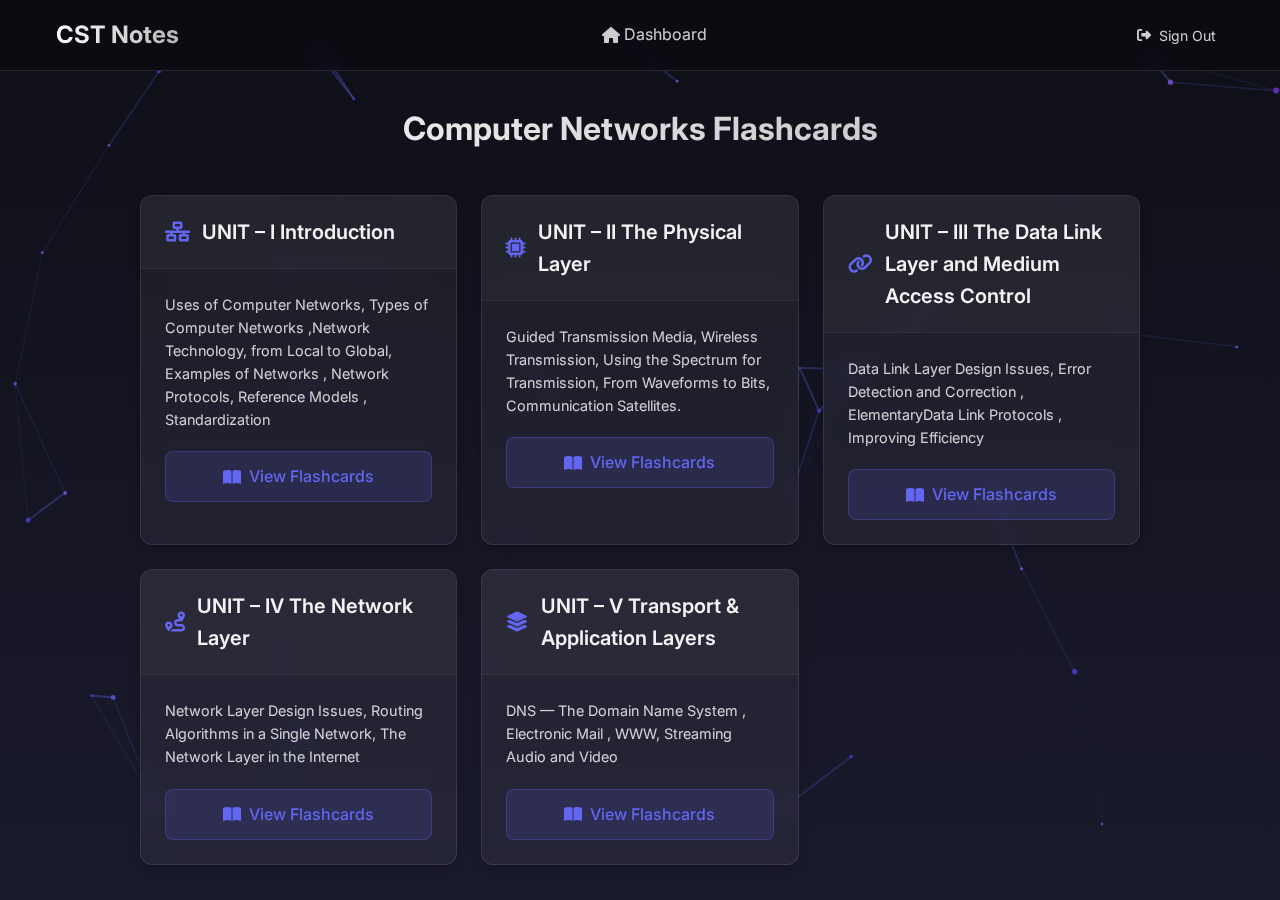
<file: public/networks-flashcards.html>
<!DOCTYPE html>
<html lang="en">
<head>
    <meta charset="UTF-8">
    <meta name="viewport" content="width=device-width, initial-scale=1.0">
    <title>Computer Networks Flashcards</title>
    <link rel="stylesheet" href="https://cdnjs.cloudflare.com/ajax/libs/font-awesome/6.4.2/css/all.min.css">
    <link rel="stylesheet" href="https://fonts.googleapis.com/css2?family=Inter:wght@300;400;500;600;700&display=swap">
    <style>
        :root {
            --accent-color: #6366f1;
            --accent-hover: #4f46e5;
            --secondary-color: #9333ea;
            --highlight-color: #06b6d4;
            --bg-gradient: linear-gradient(to bottom, #0f0f17, #1a1a2e);
            --card-bg: rgba(255, 255, 255, 0.05);
            --border-color: rgba(255, 255, 255, 0.1);
            --text-primary: rgba(255, 255, 255, 0.95);
            --text-secondary: rgba(255, 255, 255, 0.8);
            --text-muted: rgba(255, 255, 255, 0.6);
            --shadow: 0 4px 12px -2px rgba(0, 0, 0, 0.3);
            --transition: all 0.3s ease;
        }

        * {
            margin: 0;
            padding: 0;
            box-sizing: border-box;
            font-family: 'Inter', system-ui, sans-serif;
        }

        body {
            background: var(--bg-gradient);
            color: var(--text-primary);
            min-height: 100vh;
            line-height: 1.6;
        }

        .wrapper {
            position: relative;
            min-height: 100vh;
            overflow-x: hidden;
        }

        /* Header Styles */
        header {
            border-bottom: 1px solid var(--border-color);
            backdrop-filter: blur(10px);
            background-color: rgba(0, 0, 0, 0.3);
            position: sticky;
            top: 0;
            z-index: 10;
        }

        .header-content {
            max-width: 1200px;
            margin: 0 auto;
            padding: 1rem;
            display: flex;
            justify-content: space-between;
            align-items: center;
        }

        .logo {
            font-size: 1.5rem;
            font-weight: 700;
            background: linear-gradient(to right, #fff, rgba(255, 255, 255, 0.7));
            -webkit-background-clip: text;
            background-clip: text;
            color: transparent;
        }

        .nav-links {
            display: flex;
            gap: 1rem;
        }

        .nav-link {
            color: var(--text-secondary);
            text-decoration: none;
            transition: var(--transition);
            display: flex;
            align-items: center;
            gap: 0.25rem;
        }

        .nav-link:hover {
            color: var(--text-primary);
        }

        .logout-btn {
            display: flex;
            align-items: center;
            gap: 0.5rem;
            background: transparent;
            border: none;
            color: var(--text-secondary);
            font-size: 0.875rem;
            padding: 0.5rem;
            cursor: pointer;
            transition: var(--transition);
        }

        .logout-btn:hover {
            color: var(--text-primary);
        }

        /* Main Container */
        main {
            max-width: 1200px;
            margin: 0 auto;
            padding: 2rem 1rem;
        }

        .page-title {
            font-size: 2rem;
            font-weight: 700;
            text-align: center;
            margin-bottom: 2.5rem;
            background: linear-gradient(to right, #fff, rgba(255, 255, 255, 0.7));
            -webkit-background-clip: text;
            background-clip: text;
            color: transparent;
        }

        /* Units Grid */
        .units-grid {
            display: grid;
            grid-template-columns: repeat(auto-fit, minmax(300px, 1fr));
            gap: 1.5rem;
            max-width: 1000px;
            margin: 0 auto;
        }

        .unit-card {
            background: var(--card-bg);
            border: 1px solid var(--border-color);
            border-radius: 0.75rem;
            box-shadow: var(--shadow);
            backdrop-filter: blur(10px);
            overflow: hidden;
            transition: var(--transition);
        }

        .unit-card:hover {
            transform: translateY(-5px);
            box-shadow: 0 8px 20px -4px rgba(0, 0, 0, 0.4);
        }

        .unit-header {
            padding: 1.25rem 1.5rem;
            border-bottom: 1px solid rgba(255, 255, 255, 0.05);
            background: rgba(255, 255, 255, 0.03);
        }

        .unit-title {
            font-size: 1.25rem;
            font-weight: 600;
            display: flex;
            align-items: center;
            gap: 0.75rem;
        }

        .unit-title i {
            color: var(--accent-color);
        }

        .unit-content {
            padding: 1.5rem;
        }

        .unit-description {
            margin-bottom: 1.25rem;
            color: var(--text-secondary);
            font-size: 0.9rem;
        }

        .view-unit-btn {
            display: inline-flex;
            align-items: center;
            gap: 0.5rem;
            padding: 0.75rem 1.25rem;
            background: rgba(99, 102, 241, 0.15);
            color: var(--accent-color);
            border: 1px solid rgba(99, 102, 241, 0.3);
            border-radius: 0.5rem;
            font-weight: 500;
            text-decoration: none;
            transition: var(--transition);
            width: 100%;
            justify-content: center;
        }

        .view-unit-btn:hover {
            background: rgba(99, 102, 241, 0.25);
            border-color: rgba(99, 102, 241, 0.5);
            color: var(--accent-hover);
        }

        /* Animation for background effect */
        .animated-bg {
            position: absolute;
            top: 0;
            left: 0;
            width: 100%;
            height: 100%;
            z-index: -1;
            overflow: hidden;
        }

        .animated-bg canvas {
            position: absolute;
            top: 0;
            left: 0;
            width: 100%;
            height: 100%;
        }

        /* Responsive adjustments */
        @media (max-width: 768px) {
            .units-grid {
                grid-template-columns: 1fr;
            }
            
            .nav-links {
                display: none;
            }
        }
    </style>
</head>
<body>
    <div class="wrapper">
        <div class="animated-bg">
            <canvas id="particleCanvas"></canvas>
        </div>

        <header>
            <div class="header-content">
                <h1 class="logo">CST Notes</h1>
                <div class="nav-links">
                    <a href="dashboard.html" class="nav-link">
                        <i class="fas fa-home"></i>
                        <span>Dashboard</span>
                    </a>
                </div>
                <button class="logout-btn" onclick="alert('Signing out...')">
                    <i class="fas fa-sign-out-alt"></i>
                    <span>Sign Out</span>
                </button>
            </div>
        </header>

        <main>
            <h2 class="page-title">Computer Networks Flashcards</h2>

            <div class="units-grid">
                <!-- Unit 1 -->
                <div class="unit-card">
                    <div class="unit-header">
                        <div class="unit-title">
                            <i class="fas fa-network-wired"></i>
                            <span>UNIT – I Introduction</span>
                        </div>
                    </div>
                    <div class="unit-content">
                        <p class="unit-description">
                            Uses of Computer Networks, Types of Computer Networks ,Network Technology, from Local to Global,
Examples of Networks , Network Protocols, Reference Models , Standardization
                        </p>
                        <a href="unit1-networks.html" class="view-unit-btn">
                            <i class="fas fa-book-open"></i>
                            <span>View Flashcards</span>
                        </a>
                    </div>
                </div>
                
                <!-- Unit 2 -->
                <div class="unit-card">
                    <div class="unit-header">
                        <div class="unit-title">
                            <i class="fas fa-microchip"></i>
                            <span>UNIT – II The Physical Layer</span>
                        </div>
                    </div>
                    <div class="unit-content">
                        <p class="unit-description">
                            Guided Transmission Media, Wireless Transmission, Using the Spectrum for Transmission, From
Waveforms to Bits, Communication Satellites.
                        </p>
                        <a href="unit2-networks.html" class="view-unit-btn">
                            <i class="fas fa-book-open"></i>
                            <span>View Flashcards</span>
                        </a>
                    </div>
                </div>
                
                <!-- Unit 3 -->
                <div class="unit-card">
                    <div class="unit-header">
                        <div class="unit-title">
                            <i class="fas fa-link"></i>
                            <span>UNIT – III The Data Link Layer and Medium Access Control</span>
                        </div>
                    </div>
                    <div class="unit-content">
                        <p class="unit-description">
                            Data Link Layer Design Issues, Error Detection and Correction , ElementaryData Link Protocols , Improving
Efficiency
                        </p>
                        <a href="unit3-networks.html" class="view-unit-btn">
                            <i class="fas fa-book-open"></i>
                            <span>View Flashcards</span>
                        </a>
                    </div>
                </div>
                
                <!-- Unit 4 -->
                <div class="unit-card">
                    <div class="unit-header">
                        <div class="unit-title">
                            <i class="fas fa-route"></i>
                            <span>UNIT – IV The Network Layer</span>
                        </div>
                    </div>
                    <div class="unit-content">
                        <p class="unit-description">
                            Network Layer Design Issues, Routing Algorithms in a Single Network, The Network Layer in the Internet
                        </p>
                        <a href="unit4-networks.html" class="view-unit-btn">
                            <i class="fas fa-book-open"></i>
                            <span>View Flashcards</span>
                        </a>
                    </div>
                </div>
                
                <!-- Unit 5 -->
                <div class="unit-card">
                    <div class="unit-header">
                        <div class="unit-title">
                            <i class="fas fa-layer-group"></i>
                            <span>UNIT – V Transport & Application Layers</span>
                        </div>
                    </div>
                    <div class="unit-content">
                        <p class="unit-description">
                            DNS — The Domain Name System , Electronic Mail , WWW, Streaming Audio and Video
                        </p>
                        <a href="unit5-networks.html" class="view-unit-btn">
                            <i class="fas fa-book-open"></i>
                            <span>View Flashcards</span>
                        </a>
                    </div>
                </div>
            </div>
        </main>
    </div>

    <script>
        // Particle animation for the background
        document.addEventListener('DOMContentLoaded', function() {
            const canvas = document.getElementById('particleCanvas');
            const ctx = canvas.getContext('2d');
            
            // Set canvas dimensions
            function setCanvasDimensions() {
                canvas.width = window.innerWidth;
                canvas.height = window.innerHeight;
            }
            
            setCanvasDimensions();
            window.addEventListener('resize', setCanvasDimensions);
            
            // Create particles
            const particles = [];
            const particleCount = Math.min(50, Math.floor(window.innerWidth / 30));
            
            // Define colors
            const colors = [
                'rgba(99, 102, 241, 0.7)',  // Indigo
                'rgba(139, 92, 246, 0.7)',  // Violet
                'rgba(79, 70, 229, 0.7)',   // Indigo darker
                'rgba(67, 56, 202, 0.7)',   // Indigo darkest
                'rgba(124, 58, 237, 0.7)',  // Violet darker
            ];
            
            // Initialize particles
            for (let i = 0; i < particleCount; i++) {
                particles.push({
                    x: Math.random() * canvas.width,
                    y: Math.random() * canvas.height,
                    vx: (Math.random() - 0.5) * 0.5,
                    vy: (Math.random() - 0.5) * 0.5,
                    size: Math.random() * 2 + 1,
                    color: colors[Math.floor(Math.random() * colors.length)],
                    connections: []
                });
            }
            
            // Animation function
            function animate() {
                ctx.clearRect(0, 0, canvas.width, canvas.height);
                
                // Update and draw particles
                for (let i = 0; i < particles.length; i++) {
                    const particle = particles[i];
                    
                    // Update position
                    particle.x += particle.vx;
                    particle.y += particle.vy;
                    
                    // Bounce off edges
                    if (particle.x < 0 || particle.x > canvas.width) particle.vx *= -1;
                    if (particle.y < 0 || particle.y > canvas.height) particle.vy *= -1;
                    
                    // Draw particle
                    ctx.beginPath();
                    ctx.arc(particle.x, particle.y, particle.size, 0, Math.PI * 2);
                    ctx.fillStyle = particle.color;
                    ctx.fill();
                    
                    // Draw connections
                    particle.connections = [];
                    for (let j = i + 1; j < particles.length; j++) {
                        const otherParticle = particles[j];
                        const dx = particle.x - otherParticle.x;
                        const dy = particle.y - otherParticle.y;
                        const distance = Math.sqrt(dx * dx + dy * dy);
                        
                        const maxDistance = Math.min(200, canvas.width / 6);
                        if (distance < maxDistance) {
                            particle.connections.push(j);
                            
                            // Draw connection
                            ctx.beginPath();
                            ctx.moveTo(particle.x, particle.y);
                            ctx.lineTo(otherParticle.x, otherParticle.y);
                            const opacity = 1 - (distance / maxDistance);
                            ctx.strokeStyle = `rgba(99, 102, 241, ${opacity * 0.4})`;
                            ctx.lineWidth = Math.min(2, opacity * 3);
                            ctx.stroke();
                        }
                    }
                }
                
                requestAnimationFrame(animate);
            }
            
            animate();
        });
    </script>
</body>
</html>
</file>
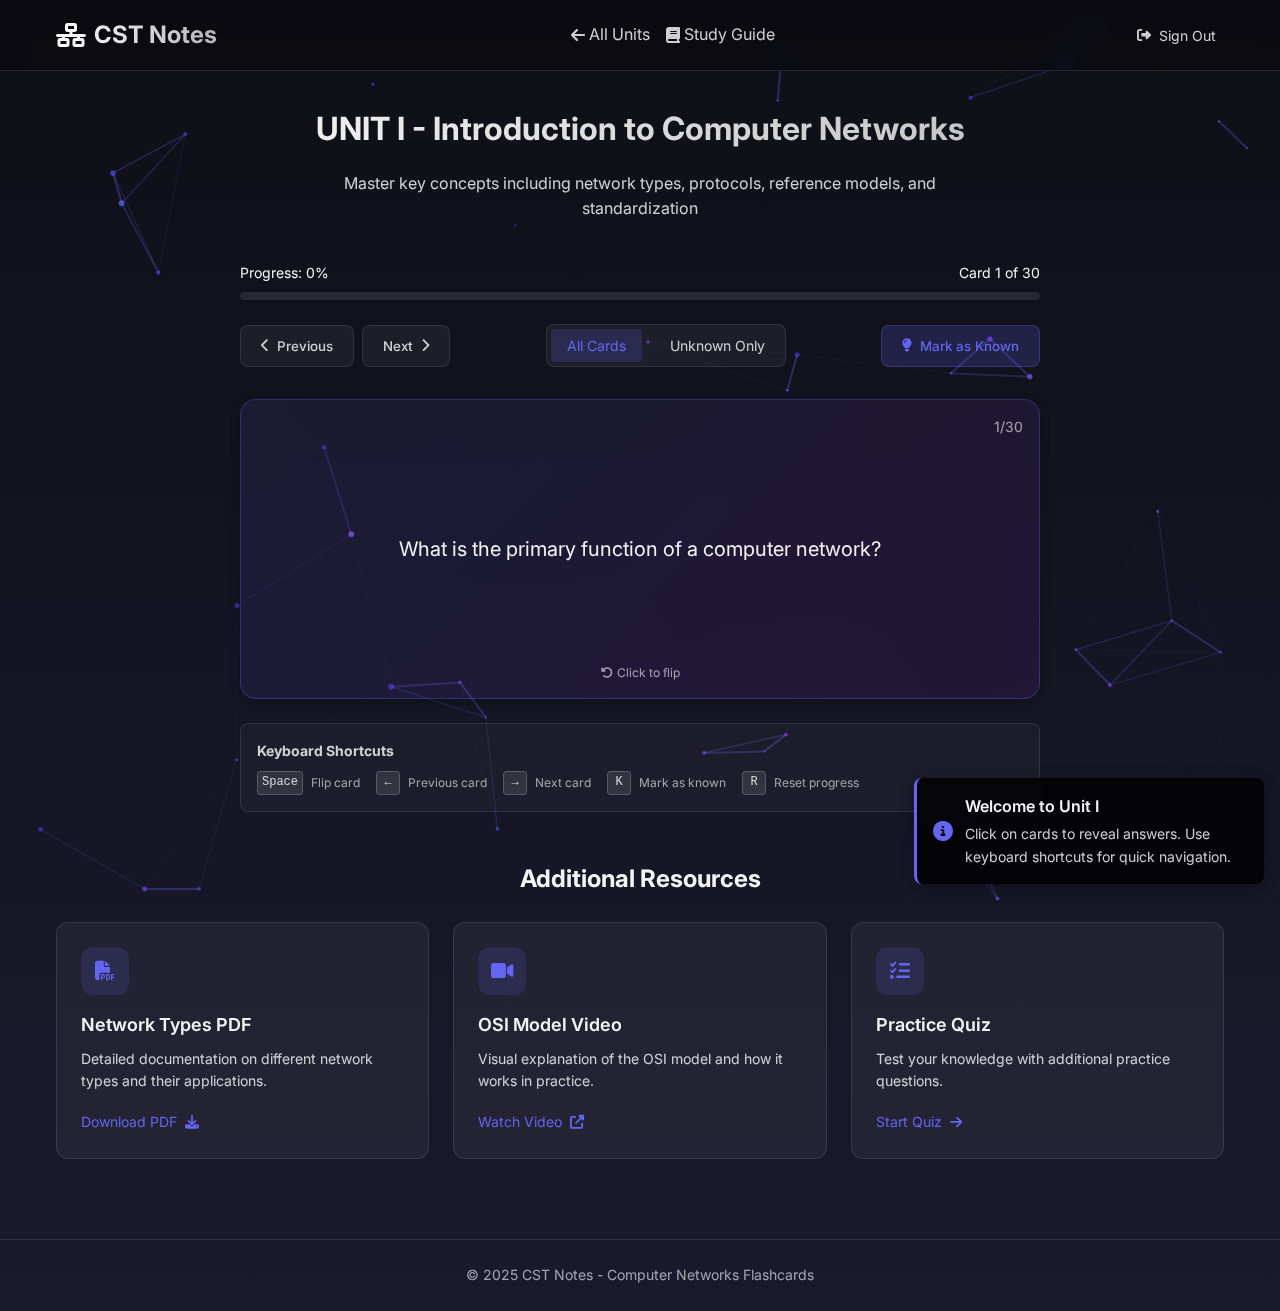
<file: public/unit1-networks.html>
<!DOCTYPE html>
<html lang="en">
<head>
    <meta charset="UTF-8">
    <meta name="viewport" content="width=device-width, initial-scale=1.0">
    <title>Unit I - Introduction to Computer Networks</title>
    <link rel="stylesheet" href="https://cdnjs.cloudflare.com/ajax/libs/font-awesome/6.4.2/css/all.min.css">
    <link rel="stylesheet" href="https://fonts.googleapis.com/css2?family=Inter:wght@300;400;500;600;700&display=swap">
    <style>
        :root {
            --accent-color: #6366f1;
            --accent-hover: #4f46e5;
            --secondary-color: #9333ea;
            --highlight-color: #06b6d4;
            --bg-gradient: linear-gradient(to bottom, #0f0f17, #1a1a2e);
            --card-bg: rgba(255, 255, 255, 0.05);
            --border-color: rgba(255, 255, 255, 0.1);
            --text-primary: rgba(255, 255, 255, 0.95);
            --text-secondary: rgba(255, 255, 255, 0.8);
            --text-muted: rgba(255, 255, 255, 0.6);
            --shadow: 0 4px 12px -2px rgba(0, 0, 0, 0.3);
            --transition: all 0.3s ease;
        }

        * {
            margin: 0;
            padding: 0;
            box-sizing: border-box;
            font-family: 'Inter', system-ui, sans-serif;
        }

        body {
            background: var(--bg-gradient);
            color: var(--text-primary);
            min-height: 100vh;
            line-height: 1.6;
        }

        .wrapper {
            position: relative;
            min-height: 100vh;
            overflow-x: hidden;
        }

        /* Header Styles */
        header {
            border-bottom: 1px solid var(--border-color);
            backdrop-filter: blur(10px);
            background-color: rgba(0, 0, 0, 0.3);
            position: sticky;
            top: 0;
            z-index: 10;
        }

        .header-content {
            max-width: 1200px;
            margin: 0 auto;
            padding: 1rem;
            display: flex;
            justify-content: space-between;
            align-items: center;
        }

        .logo {
            font-size: 1.5rem;
            font-weight: 700;
            background: linear-gradient(to right, #fff, rgba(255, 255, 255, 0.7));
            -webkit-background-clip: text;
            background-clip: text;
            color: transparent;
            display: flex;
            align-items: center;
            gap: 0.5rem;
        }

        .nav-links {
            display: flex;
            gap: 1rem;
        }

        .nav-link {
            color: var(--text-secondary);
            text-decoration: none;
            transition: var(--transition);
            display: flex;
            align-items: center;
            gap: 0.25rem;
        }

        .nav-link:hover {
            color: var(--text-primary);
        }

        .logout-btn {
            display: flex;
            align-items: center;
            gap: 0.5rem;
            background: transparent;
            border: none;
            color: var(--text-secondary);
            font-size: 0.875rem;
            padding: 0.5rem;
            cursor: pointer;
            transition: var(--transition);
        }

        .logout-btn:hover {
            color: var(--text-primary);
        }

        /* Main Container */
        main {
            max-width: 1200px;
            margin: 0 auto;
            padding: 2rem 1rem;
            position: relative;
            z-index: 1;
        }

        .page-title {
            font-size: 2rem;
            font-weight: 700;
            text-align: center;
            margin-bottom: 1rem;
            background: linear-gradient(to right, #fff, rgba(255, 255, 255, 0.7));
            -webkit-background-clip: text;
            background-clip: text;
            color: transparent;
        }

        .page-subtitle {
            text-align: center;
            color: var(--text-secondary);
            margin-bottom: 2.5rem;
            max-width: 600px;
            margin-left: auto;
            margin-right: auto;
        }

        /* Flashcard Styles */
        .flashcard-container {
            max-width: 800px;
            margin: 0 auto 3rem;
        }

        .card-wrapper {
            perspective: 1000px;
            min-height: 300px;
            position: relative;
            margin-bottom: 1.5rem;
        }

        .flashcard {
            position: relative;
            width: 100%;
            height: 100%;
            min-height: 300px;
            transform-style: preserve-3d;
            transition: transform 0.6s;
            cursor: pointer;
            background: transparent;
        }

        .flashcard.flipped {
            transform: rotateY(180deg);
        }

        .card-front, .card-back {
            position: absolute;
            width: 100%;
            height: 100%;
            backface-visibility: hidden;
            border-radius: 1rem;
            padding: 2rem;
            display: flex;
            flex-direction: column;
            justify-content: center;
            align-items: center;
            text-align: center;
            box-shadow: var(--shadow);
        }

        .card-front {
            background: linear-gradient(135deg, rgba(99, 102, 241, 0.1), rgba(147, 51, 234, 0.1));
            border: 1px solid rgba(99, 102, 241, 0.3);
        }

        .card-back {
            background: linear-gradient(135deg, rgba(147, 51, 234, 0.1), rgba(99, 102, 241, 0.1));
            border: 1px solid rgba(147, 51, 234, 0.3);
            transform: rotateY(180deg);
        }

        .card-number {
            position: absolute;
            top: 1rem;
            right: 1rem;
            font-size: 0.875rem;
            color: var(--text-muted);
        }

        .card-hint {
            position: absolute;
            bottom: 1rem;
            font-size: 0.75rem;
            color: var(--text-muted);
            display: flex;
            align-items: center;
            gap: 0.25rem;
        }

        .question, .answer {
            font-size: 1.25rem;
            line-height: 1.6;
            max-width: 90%;
        }

        .answer {
            color: var(--highlight-color);
            font-weight: 500;
        }

        /* Controls */
        .controls {
            display: flex;
            justify-content: space-between;
            align-items: center;
            flex-wrap: wrap;
            gap: 1rem;
            margin-bottom: 2rem;
        }

        .nav-buttons {
            display: flex;
            gap: 0.5rem;
        }

        .btn {
            display: inline-flex;
            align-items: center;
            justify-content: center;
            gap: 0.5rem;
            padding: 0.75rem 1.25rem;
            background: rgba(255, 255, 255, 0.05);
            color: var(--text-secondary);
            border: 1px solid rgba(255, 255, 255, 0.1);
            border-radius: 0.5rem;
            font-weight: 500;
            cursor: pointer;
            transition: var(--transition);
        }

        .btn:hover {
            background: rgba(255, 255, 255, 0.1);
            color: var(--text-primary);
        }

        .btn-primary {
            background: rgba(99, 102, 241, 0.2);
            color: var(--accent-color);
            border-color: rgba(99, 102, 241, 0.3);
        }

        .btn-primary:hover {
            background: rgba(99, 102, 241, 0.3);
            color: var(--accent-color);
        }

        .btn-success {
            background: rgba(16, 185, 129, 0.2);
            color: rgb(16, 185, 129);
            border-color: rgba(16, 185, 129, 0.3);
        }

        .btn-success:hover {
            background: rgba(16, 185, 129, 0.3);
            color: rgb(16, 185, 129);
        }

        .progress-container {
            margin-bottom: 1.5rem;
        }

        .progress-info {
            display: flex;
            justify-content: space-between;
            margin-bottom: 0.5rem;
            font-size: 0.875rem;
        }

        .progress-bar {
            height: 0.5rem;
            background: rgba(255, 255, 255, 0.1);
            border-radius: 1rem;
            overflow: hidden;
        }

        .progress-fill {
            height: 100%;
            background: linear-gradient(to right, var(--accent-color), var(--secondary-color));
            border-radius: 1rem;
            transition: width 0.3s ease;
        }

        /* Mode Toggle */
        .mode-toggle {
            display: flex;
            gap: 0.75rem;
            padding: 0.25rem;
            background: rgba(255, 255, 255, 0.05);
            border-radius: 0.5rem;
            border: 1px solid rgba(255, 255, 255, 0.1);
        }

        .mode-btn {
            padding: 0.5rem 1rem;
            border-radius: 0.25rem;
            font-size: 0.875rem;
            cursor: pointer;
            transition: var(--transition);
            background: transparent;
            border: none;
            color: var(--text-secondary);
        }

        .mode-btn.active {
            background: rgba(99, 102, 241, 0.2);
            color: var(--accent-color);
        }

        /* Keyboard shortcuts */
        .shortcuts {
            background: rgba(255, 255, 255, 0.03);
            border: 1px solid rgba(255, 255, 255, 0.1);
            padding: 1rem;
            border-radius: 0.5rem;
            margin-top: 1rem;
        }

        .shortcuts-title {
            font-size: 0.875rem;
            color: var(--text-secondary);
            margin-bottom: 0.5rem;
        }

        .shortcuts-list {
            display: flex;
            flex-wrap: wrap;
            gap: 1rem;
            font-size: 0.75rem;
            color: var(--text-muted);
        }

        .shortcut-item {
            display: flex;
            align-items: center;
            gap: 0.5rem;
        }

        .key {
            display: inline-flex;
            align-items: center;
            justify-content: center;
            min-width: 1.5rem;
            height: 1.5rem;
            padding: 0 0.25rem;
            background: rgba(255, 255, 255, 0.1);
            border-radius: 0.25rem;
            font-family: monospace;
            font-weight: 500;
            border: 1px solid rgba(255, 255, 255, 0.2);
            color: var(--text-secondary);
        }

        /* Additional Resources */
        .resources {
            margin-top: 3rem;
        }

        .resources-title {
            font-size: 1.5rem;
            text-align: center;
            margin-bottom: 1.5rem;
            color: var(--text-primary);
        }

        .resources-grid {
            display: grid;
            grid-template-columns: repeat(auto-fit, minmax(250px, 1fr));
            gap: 1.5rem;
        }

        .resource-card {
            background: rgba(255, 255, 255, 0.05);
            border: 1px solid rgba(255, 255, 255, 0.1);
            border-radius: 0.75rem;
            padding: 1.5rem;
            transition: var(--transition);
        }

        .resource-card:hover {
            transform: translateY(-5px);
            background: rgba(255, 255, 255, 0.08);
        }

        .resource-icon {
            display: inline-flex;
            align-items: center;
            justify-content: center;
            width: 3rem;
            height: 3rem;
            border-radius: 0.75rem;
            background: rgba(99, 102, 241, 0.15);
            color: var(--accent-color);
            margin-bottom: 1rem;
            font-size: 1.25rem;
        }

        .resource-title {
            font-size: 1.125rem;
            font-weight: 600;
            margin-bottom: 0.5rem;
            color: var(--text-primary);
        }

        .resource-description {
            font-size: 0.875rem;
            color: var(--text-secondary);
            margin-bottom: 1rem;
        }

        .resource-link {
            display: inline-flex;
            align-items: center;
            gap: 0.5rem;
            font-size: 0.875rem;
            color: var(--accent-color);
            text-decoration: none;
            transition: var(--transition);
        }

        .resource-link:hover {
            color: var(--accent-hover);
            text-decoration: underline;
        }

        /* Toast notifications */
        .toast-container {
            position: fixed;
            bottom: 1rem;
            right: 1rem;
            z-index: 100;
            display: flex;
            flex-direction: column;
            gap: 0.5rem;
            max-width: 350px;
        }

        .toast {
            padding: 1rem;
            border-radius: 0.5rem;
            background: rgba(0, 0, 0, 0.8);
            backdrop-filter: blur(10px);
            color: var(--text-primary);
            box-shadow: 0 4px 15px rgba(0, 0, 0, 0.3);
            animation: slide-in 0.3s ease forwards;
            display: flex;
            align-items: center;
            gap: 0.75rem;
            border-left: 3px solid var(--accent-color);
        }

        .toast-icon {
            font-size: 1.25rem;
            color: var(--accent-color);
        }

        .toast-content {
            flex-grow: 1;
        }

        .toast-title {
            font-weight: 600;
            margin-bottom: 0.25rem;
        }

        .toast-message {
            font-size: 0.875rem;
            color: var(--text-secondary);
        }

        @keyframes slide-in {
            from {
                transform: translateX(100%);
                opacity: 0;
            }
            to {
                transform: translateX(0);
                opacity: 1;
            }
        }

        /* Confetti animation */
        #confetti-canvas {
            position: fixed;
            top: 0;
            left: 0;
            width: 100%;
            height: 100%;
            pointer-events: none;
            z-index: 99;
        }

        /* Animation for background effect */
        .animated-bg {
            position: fixed;
            top: 0;
            left: 0;
            width: 100%;
            height: 100%;
            z-index: -1;
            overflow: hidden;
        }

        .animated-bg canvas {
            position: absolute;
            top: 0;
            left: 0;
            width: 100%;
            height: 100%;
        }

        /* Responsive adjustments */
        @media (max-width: 768px) {
            .page-title {
                font-size: 1.75rem;
            }
            
            .question, .answer {
                font-size: 1.125rem;
            }
            
            .card-wrapper {
                min-height: 250px;
            }
            
            .flashcard {
                min-height: 250px;
            }
            
            .controls {
                flex-direction: column;
                align-items: stretch;
            }
            
            .nav-buttons {
                justify-content: space-between;
                width: 100%;
            }
            
            .resources-grid {
                grid-template-columns: 1fr;
            }
            
            .nav-links {
                display: none;
            }
        }

        /* Footer Styles */
        footer {
            border-top: 1px solid var(--border-color);
            padding: 1.5rem 0;
            text-align: center;
            color: var(--text-muted);
            font-size: 0.875rem;
            margin-top: 3rem;
        }

        .footer-content {
            max-width: 1200px;
            margin: 0 auto;
            padding: 0 1rem;
        }

        /* Animation for reveal */
        @keyframes fadeIn {
            from { opacity: 0; transform: translateY(10px); }
            to { opacity: 1; transform: translateY(0); }
        }

        .fade-in {
            animation: fadeIn 0.5s ease forwards;
        }

        /* Staggered animation delays */
        .delay-1 { animation-delay: 0.1s; }
        .delay-2 { animation-delay: 0.2s; }
        .delay-3 { animation-delay: 0.3s; }
        .delay-4 { animation-delay: 0.4s; }
        .delay-5 { animation-delay: 0.5s; }
    </style>
</head>
<body>
    <div class="wrapper">
        <div class="animated-bg">
            <canvas id="particleCanvas"></canvas>
        </div>

        <canvas id="confetti-canvas"></canvas>

        <header>
            <div class="header-content">
                <h1 class="logo"><i class="fas fa-network-wired"></i> CST Notes</h1>
                <div class="nav-links">
                    <a href="networks-flashcards.html" class="nav-link">
                        <i class="fas fa-arrow-left"></i>
                        <span>All Units</span>
                    </a>
                    <a href="#" class="nav-link">
                        <i class="fas fa-book"></i>
                        <span>Study Guide</span>
                    </a>
                </div>
                <button class="logout-btn" onclick="alert('Signing out...')">
                    <i class="fas fa-sign-out-alt"></i>
                    <span>Sign Out</span>
                </button>
            </div>
        </header>

        <main>
            <h2 class="page-title fade-in">UNIT I - Introduction to Computer Networks</h2>
            <p class="page-subtitle fade-in delay-1">
                Master key concepts including network types, protocols, reference models, and standardization
            </p>

            <div class="flashcard-container">
                <div class="progress-container fade-in delay-2">
                    <div class="progress-info">
                        <span id="progress-text">Progress: 0%</span>
                        <span id="cards-count">Card 1 of 30</span>
                    </div>
                    <div class="progress-bar">
                        <div id="progress-fill" class="progress-fill" style="width: 0%;"></div>
                    </div>
                </div>

                <div class="controls fade-in delay-2">
                    <div class="nav-buttons">
                        <button id="prev-btn" class="btn">
                            <i class="fas fa-chevron-left"></i>
                            Previous
                        </button>
                        <button id="next-btn" class="btn">
                            Next
                            <i class="fas fa-chevron-right"></i>
                        </button>
                    </div>
                    
                    <div class="mode-toggle">
                        <button id="all-cards-btn" class="mode-btn active">All Cards</button>
                        <button id="unknown-cards-btn" class="mode-btn">Unknown Only</button>
                    </div>
                    
                    <button id="mark-known-btn" class="btn btn-primary">
                        <i class="fas fa-lightbulb"></i>
                        Mark as Known
                    </button>
                </div>

                <div id="card-wrapper" class="card-wrapper fade-in delay-3">
                    <div id="flashcard" class="flashcard">
                        <div class="card-front">
                            <span id="card-number" class="card-number">1/30</span>
                            <p id="question" class="question">What is the primary function of a computer network?</p>
                            <div class="card-hint">
                                <i class="fas fa-undo-alt"></i>
                                Click to flip
                            </div>
                        </div>
                        <div class="card-back">
                            <span id="card-number-back" class="card-number">1/30</span>
                            <p id="answer" class="answer">To enable communication and resource sharing between multiple devices.</p>
                            <div class="card-hint">
                                <i class="fas fa-undo-alt"></i>
                                Click to flip
                            </div>
                        </div>
                    </div>
                </div>

                <div class="shortcuts fade-in delay-4">
                    <h3 class="shortcuts-title">Keyboard Shortcuts</h3>
                    <div class="shortcuts-list">
                        <div class="shortcut-item">
                            <span class="key">Space</span>
                            <span>Flip card</span>
                        </div>
                        <div class="shortcut-item">
                            <span class="key">←</span>
                            <span>Previous card</span>
                        </div>
                        <div class="shortcut-item">
                            <span class="key">→</span>
                            <span>Next card</span>
                        </div>
                        <div class="shortcut-item">
                            <span class="key">K</span>
                            <span>Mark as known</span>
                        </div>
                        <div class="shortcut-item">
                            <span class="key">R</span>
                            <span>Reset progress</span>
                        </div>
                    </div>
                </div>
            </div>

            <div class="resources fade-in delay-5">
                <h3 class="resources-title">Additional Resources</h3>
                <div class="resources-grid">
                    <div class="resource-card">
                        <div class="resource-icon">
                            <i class="fas fa-file-pdf"></i>
                        </div>
                        <h4 class="resource-title">Network Types PDF</h4>
                        <p class="resource-description">
                            Detailed documentation on different network types and their applications.
                        </p>
                        <a href="#" class="resource-link">
                            Download PDF
                            <i class="fas fa-download"></i>
                        </a>
                    </div>
                    <div class="resource-card">
                        <div class="resource-icon">
                            <i class="fas fa-video"></i>
                        </div>
                        <h4 class="resource-title">OSI Model Video</h4>
                        <p class="resource-description">
                            Visual explanation of the OSI model and how it works in practice.
                        </p>
                        <a href="#" class="resource-link">
                            Watch Video
                            <i class="fas fa-external-link-alt"></i>
                        </a>
                    </div>
                    <div class="resource-card">
                        <div class="resource-icon">
                            <i class="fas fa-tasks"></i>
                        </div>
                        <h4 class="resource-title">Practice Quiz</h4>
                        <p class="resource-description">
                            Test your knowledge with additional practice questions.
                        </p>
                        <a href="#" class="resource-link">
                            Start Quiz
                            <i class="fas fa-arrow-right"></i>
                        </a>
                    </div>
                </div>
            </div>
        </main>

        <footer>
            <div class="footer-content">
                <p>© 2025 CST Notes - Computer Networks Flashcards</p>
            </div>
        </footer>

        <div class="toast-container" id="toast-container">
            <!-- Toast notifications will be added dynamically -->
        </div>
    </div>

    <script>
        document.addEventListener('DOMContentLoaded', function() {
            // Flashcard data
            const flashcardsData = [
                {
                    id: 1,
                    question: "What is the primary function of a computer network?",
                    answer: "To enable communication and resource sharing between multiple devices."
                },
                {
                    id: 2,
                    question: "What are the key components of a computer network?",
                    answer: "Nodes (devices), transmission media, networking hardware, and protocols."
                },
                {
                    id: 3,
                    question: "What are the different types of computer networks?",
                    answer: "LAN (Local Area Network), MAN (Metropolitan Area Network), WAN (Wide Area Network), PAN (Personal Area Network)."
                },
                {
                    id: 4,
                    question: "What is the purpose of network topology?",
                    answer: "It defines the arrangement of elements (nodes, links) in a network."
                },
                {
                    id: 5,
                    question: "Name common types of network topologies.",
                    answer: "Bus, Star, Ring, Mesh, Tree, and Hybrid."
                },
                {
                    id: 6,
                    question: "What is the OSI model?",
                    answer: "A conceptual framework used to understand network interactions in seven layers."
                },
                {
                    id: 7,
                    question: "List the seven layers of the OSI model.",
                    answer: "Physical, Data Link, Network, Transport, Session, Presentation, and Application."
                },
                {
                    id: 8,
                    question: "What is the function of the Transport layer in the OSI model?",
                    answer: "It ensures complete data transfer with error checking and flow control."
                },
                {
                    id: 9,
                    question: "How does the Network layer in the OSI model work?",
                    answer: "It handles routing and forwarding of packets between devices."
                },
                {
                    id: 10,
                    question: "What is the primary function of the Data Link layer?",
                    answer: "It provides error detection, correction, and MAC addressing."
                },
                {
                    id: 11,
                    question: "What is the role of IP in networking?",
                    answer: "It assigns unique addresses to devices and routes data packets."
                },
                {
                    id: 12,
                    question: "Differentiate between IPv4 and IPv6.",
                    answer: "IPv4 uses 32-bit addresses, whereas IPv6 uses 128-bit addresses."
                },
                {
                    id: 13,
                    question: "What is subnetting in networking?",
                    answer: "Dividing a network into smaller, manageable sub-networks."
                },
                {
                    id: 14,
                    question: "What are TCP and UDP?",
                    answer: "TCP (Transmission Control Protocol) is connection-oriented, whereas UDP (User Datagram Protocol) is connectionless."
                },
                {
                    id: 15,
                    question: "Define MAC address.",
                    answer: "A unique identifier assigned to a network interface card (NIC)."
                },
                {
                    id: 16,
                    question: "What is the role of DNS in networking?",
                    answer: "It translates domain names into IP addresses."
                },
                {
                    id: 17,
                    question: "What is DHCP, and why is it used?",
                    answer: "Dynamic Host Configuration Protocol automatically assigns IP addresses."
                },
                {
                    id: 18,
                    question: "What is a firewall in networking?",
                    answer: "A security device that monitors and controls incoming and outgoing traffic."
                },
                {
                    id: 19,
                    question: "What is VPN and why is it used?",
                    answer: "A Virtual Private Network (VPN) provides secure remote access to a network."
                },
                {
                    id: 20,
                    question: "What is an access point in a wireless network?",
                    answer: "A device that allows wireless devices to connect to a wired network."
                },
                {
                    id: 21,
                    question: "Explain the difference between HTTP and HTTPS.",
                    answer: "HTTPS is a secure version of HTTP with encryption via SSL/TLS."
                },
                {
                    id: 22,
                    question: "What are the different types of network attacks?",
                    answer: "Denial of Service (DoS), Man-in-the-Middle (MITM), Phishing, and Malware."
                },
                {
                    id: 23,
                    question: "What is the purpose of a proxy server?",
                    answer: "It acts as an intermediary for requests from clients seeking resources."
                },
                {
                    id: 24,
                    question: "Define NAT in networking.",
                    answer: "Network Address Translation allows multiple devices to share a single public IP."
                },
                {
                    id: 25,
                    question: "What is packet switching?",
                    answer: "A method of grouping data into packets before transmission."
                },
                {
                    id: 26,
                    question: "What is an IP routing table?",
                    answer: "A data table stored in a router to determine the best path for packets."
                },
                {
                    id: 27,
                    question: "What is the function of ARP in networking?",
                    answer: "Address Resolution Protocol maps IP addresses to MAC addresses."
                },
                {
                    id: 28,
                    question: "What is the difference between symmetric and asymmetric encryption?",
                    answer: "Symmetric uses the same key for encryption and decryption, while asymmetric uses a key pair (public and private)."
                },
                {
                    id: 29,
                    question: "What is load balancing in networking?",
                    answer: "Distributing network traffic across multiple servers to improve efficiency."
                },
                {
                    id: 30,
                    question: "What is a network protocol?",
                    answer: "A set of rules governing communication between devices in a network."
                }
            ];

            // Flashcard functionality
            let currentCardIndex = 0;
            let studyMode = 'all'; // 'all' or 'unknown'
            let knownCards = new Set();
            
            // If stored in local storage, retrieve known cards
            const storedKnownCards = localStorage.getItem('unit1KnownCards');
            if (storedKnownCards) {
                knownCards = new Set(JSON.parse(storedKnownCards));
                updateProgressBar();
            }
            
            // Get DOM elements
            const flashcard = document.getElementById('flashcard');
            const question = document.getElementById('question');
            const answer = document.getElementById('answer');
            const cardNumber = document.getElementById('card-number');
            const cardNumberBack = document.getElementById('card-number-back');
            const prevBtn = document.getElementById('prev-btn');
            const nextBtn = document.getElementById('next-btn');
            const markKnownBtn = document.getElementById('mark-known-btn');
            const allCardsBtn = document.getElementById('all-cards-btn');
            const unknownCardsBtn = document.getElementById('unknown-cards-btn');
            const progressFill = document.getElementById('progress-fill');
            const progressText = document.getElementById('progress-text');
            const cardsCount = document.getElementById('cards-count');
            
            // Initialize flashcard
            updateFlashcard();
            
            // Event listeners
            flashcard.addEventListener('click', flipCard);
            prevBtn.addEventListener('click', showPreviousCard);
            nextBtn.addEventListener('click', showNextCard);
            markKnownBtn.addEventListener('click', markCardAsKnown);
            allCardsBtn.addEventListener('click', () => setStudyMode('all'));
            unknownCardsBtn.addEventListener('click', () => setStudyMode('unknown'));
            
            // Keyboard shortcuts
            document.addEventListener('keydown', (e) => {
                if (e.key === ' ' || e.key === 'Enter') {
                    flipCard();
                } else if (e.key === 'ArrowRight') {
                    showNextCard();
                } else if (e.key === 'ArrowLeft') {
                    showPreviousCard();
                } else if (e.key === 'k' || e.key === 'K') {
                    markCardAsKnown();
                } else if (e.key === 'r' || e.key === 'R') {
                    resetProgress();
                }
            });
            
            // Functions
            function getFilteredCards() {
                if (studyMode === 'all') {
                    return flashcardsData;
                } else {
                    return flashcardsData.filter(card => !knownCards.has(card.id));
                }
            }
            
            function getCurrentCard() {
                const filteredCards = getFilteredCards();
                return filteredCards[currentCardIndex];
            }
            
            function updateFlashcard() {
                const filteredCards = getFilteredCards();
                if (filteredCards.length === 0) {
                    // No cards to study in 'unknown' mode
                    showAllCompleteToast();
                    setStudyMode('all');
                    return;
                }
                
                const card = getCurrentCard();
                question.textContent = card.question;
                answer.textContent = card.answer;
                
                const currentPosition = currentCardIndex + 1;
                const totalCards = filteredCards.length;
                const cardCountText = `Card ${currentPosition} of ${totalCards}`;
                
                cardNumber.textContent = `${currentPosition}/${totalCards}`;
                cardNumberBack.textContent = `${currentPosition}/${totalCards}`;
                cardsCount.textContent = cardCountText;
                
                // Reset flip state
                flashcard.classList.remove('flipped');
                
                // Update mark as known button
                if (knownCards.has(card.id)) {
                    markKnownBtn.innerHTML = '<i class="fas fa-check"></i> Known';
                    markKnownBtn.classList.remove('btn-primary');
                    markKnownBtn.classList.add('btn-success');
                } else {
                    markKnownBtn.innerHTML = '<i class="fas fa-lightbulb"></i> Mark as Known';
                    markKnownBtn.classList.remove('btn-success');
                    markKnownBtn.classList.add('btn-primary');
                }
            }
            
            function flipCard() {
                flashcard.classList.toggle('flipped');
            }
            
            function showNextCard() {
                const filteredCards = getFilteredCards();
                if (currentCardIndex < filteredCards.length - 1) {
                    currentCardIndex++;
                } else {
                    // Loop back to the first card
                    currentCardIndex = 0;
                }
                updateFlashcard();
            }
            
            function showPreviousCard() {
                const filteredCards = getFilteredCards();
                if (currentCardIndex > 0) {
                    currentCardIndex--;
                } else {
                    // Loop to the last card
                    currentCardIndex = filteredCards.length - 1;
                }
                updateFlashcard();
            }
            
            function markCardAsKnown() {
                const card = getCurrentCard();
                
                if (knownCards.has(card.id)) {
                    // Remove from known cards
                    knownCards.delete(card.id);
                    showToast('Card unmarked', 'Card removed from known cards');
                } else {
                    // Add to known cards
                    knownCards.add(card.id);
                    showToast('Card marked as known', 'Great job! Keep going!');
                    
                    // Show confetti for progress milestones
                    const progress = (knownCards.size / flashcardsData.length) * 100;
                    if (progress === 100) {
                        triggerConfetti();
                        showToast('Congratulations!', 'You\'ve mastered all cards!', 'success');
                    } else if (progress % 25 === 0) { // At 25%, 50%, 75%
                        triggerConfetti();
                        showToast('Progress milestone reached!', `${progress}% of cards mastered!`, 'success');
                    }
                    
                    // Check if all cards in unknown mode are complete
                    if (studyMode === 'unknown' && getFilteredCards().length === 1) {
                        showNextCard(); // Move to next card before switching mode
                        showAllCompleteToast();
                        setStudyMode('all');
                        return;
                    }
                }
                
                // Save known cards to local storage
                localStorage.setItem('unit1KnownCards', JSON.stringify([...knownCards]));
                
                updateProgressBar();
                updateFlashcard();
                showNextCard();
            }
            
            function updateProgressBar() {
                const progress = (knownCards.size / flashcardsData.length) * 100;
                progressFill.style.width = `${progress}%`;
                progressText.textContent = `Progress: ${Math.round(progress)}%`;
            }
            
            function setStudyMode(mode) {
                if (mode === studyMode) return;
                
                studyMode = mode;
                currentCardIndex = 0;
                
                // Update UI
                if (mode === 'all') {
                    allCardsBtn.classList.add('active');
                    unknownCardsBtn.classList.remove('active');
                } else {
                    allCardsBtn.classList.remove('active');
                    unknownCardsBtn.classList.add('active');
                }
                
                updateFlashcard();
            }
            
            function resetProgress() {
                if (confirm('Are you sure you want to reset your progress? This will mark all cards as unknown.')) {
                    knownCards.clear();
                    localStorage.removeItem('unit1KnownCards');
                    updateProgressBar();
                    updateFlashcard();
                    showToast('Progress reset', 'All cards have been marked as unknown');
                }
            }
            
            function showToast(title, message, type = 'info') {
                const toastContainer = document.getElementById('toast-container');
                const toast = document.createElement('div');
                toast.className = 'toast';
                
                let icon = '';
                switch (type) {
                    case 'success':
                        icon = '<i class="fas fa-check-circle toast-icon" style="color: #10b981;"></i>';
                        break;
                    case 'warning':
                        icon = '<i class="fas fa-exclamation-circle toast-icon" style="color: #f59e0b;"></i>';
                        break;
                    case 'error':
                        icon = '<i class="fas fa-times-circle toast-icon" style="color: #ef4444;"></i>';
                        break;
                    default:
                        icon = '<i class="fas fa-info-circle toast-icon"></i>';
                        break;
                }
                
                toast.innerHTML = `
                    ${icon}
                    <div class="toast-content">
                        <div class="toast-title">${title}</div>
                        <div class="toast-message">${message}</div>
                    </div>
                `;
                
                toastContainer.appendChild(toast);
                
                // Remove toast after 3 seconds
                setTimeout(() => {
                    toast.style.opacity = '0';
                    toast.style.transform = 'translateX(100%)';
                    setTimeout(() => {
                        toastContainer.removeChild(toast);
                    }, 300);
                }, 3000);
            }
            
            function showAllCompleteToast() {
                showToast('All cards mastered!', 'Switching to all cards mode to review', 'success');
                triggerConfetti();
            }
            
            function triggerConfetti() {
                const canvas = document.getElementById('confetti-canvas');
                const ctx = canvas.getContext('2d');
                canvas.width = window.innerWidth;
                canvas.height = window.innerHeight;
                
                const confetti = [];
                const confettiCount = 200;
                const gravity = 0.5;
                const terminalVelocity = 5;
                const drag = 0.075;
                const colors = [
                    { front: '#6366f1', back: '#4f46e5' }, // Indigo
                    { front: '#8b5cf6', back: '#7c3aed' }, // Violet
                    { front: '#ec4899', back: '#db2777' }, // Pink
                    { front: '#06b6d4', back: '#0891b2' }, // Cyan
                    { front: '#10b981', back: '#059669' }  // Emerald
                ];
                
                // Initialize confetti
                for (let i = 0; i < confettiCount; i++) {
                    const color = colors[Math.floor(Math.random() * colors.length)];
                    confetti.push({
                        color: Math.random() > 0.5 ? color.front : color.back,
                        dimensions: {
                            x: Math.random() * 10 + 5,
                            y: Math.random() * 10 + 10
                        },
                        position: {
                            x: Math.random() * canvas.width,
                            y: -20
                        },
                        rotation: Math.random() * 2 * Math.PI,
                        scale: { x: 1, y: 1 },
                        velocity: {
                            x: Math.random() * 25 - 12.5,
                            y: Math.random() * 10 + 5
                        }
                    });
                }
                
                // Animation loop
                function renderConfetti() {
                    ctx.clearRect(0, 0, canvas.width, canvas.height);
                    
                    let isConfettiActive = false;
                    
                    confetti.forEach((confetto, index) => {
                        let width = confetto.dimensions.x * confetto.scale.x;
                        let height = confetto.dimensions.y * confetto.scale.y;
                        
                        // Move confetto
                        confetto.velocity.x -= confetto.velocity.x * drag;
                        confetto.velocity.y = Math.min(confetto.velocity.y + gravity, terminalVelocity);
                        confetto.position.x += confetto.velocity.x;
                        confetto.position.y += confetto.velocity.y;
                        
                        // Spin confetto
                        confetto.rotation += 0.01;
                        
                        // Draw confetto
                        ctx.save();
                        ctx.translate(confetto.position.x, confetto.position.y);
                        ctx.rotate(confetto.rotation);
                        
                        ctx.fillStyle = confetto.color;
                        ctx.fillRect(-width / 2, -height / 2, width, height);
                        
                        ctx.restore();
                        
                        // Check if confetto is still visible
                        if (confetto.position.y < canvas.height) {
                            isConfettiActive = true;
                        }
                    });
                    
                    if (isConfettiActive) {
                        requestAnimationFrame(renderConfetti);
                    }
                }
                
                renderConfetti();
            }
            
            // Show welcome toast on first visit
            const hasVisited = localStorage.getItem('unit1Visited');
            if (!hasVisited) {
                showToast('Welcome to Unit I', 'Click on cards to reveal answers. Use keyboard shortcuts for quick navigation.');
                localStorage.setItem('unit1Visited', 'true');
            }
            
            // Particle background animation
            (function initBackground() {
                const canvas = document.getElementById('particleCanvas');
                const ctx = canvas.getContext('2d');
                
                // Set canvas dimensions
                function setCanvasDimensions() {
                    canvas.width = window.innerWidth;
                    canvas.height = window.innerHeight;
                }
                
                setCanvasDimensions();
                window.addEventListener('resize', setCanvasDimensions);
                
                // Create particles
                const particles = [];
                const particleCount = Math.min(50, Math.floor(window.innerWidth / 30));
                
                // Define colors
                const colors = [
                    'rgba(99, 102, 241, 0.7)',  // Indigo
                    'rgba(139, 92, 246, 0.7)',  // Violet
                    'rgba(79, 70, 229, 0.7)',   // Indigo darker
                    'rgba(67, 56, 202, 0.7)',   // Indigo darkest
                    'rgba(124, 58, 237, 0.7)',  // Violet darker
                ];
                
                // Initialize particles
                for (let i = 0; i < particleCount; i++) {
                    particles.push({
                        x: Math.random() * canvas.width,
                        y: Math.random() * canvas.height,
                        vx: (Math.random() - 0.5) * 0.5,
                        vy: (Math.random() - 0.5) * 0.5,
                        size: Math.random() * 2 + 1,
                        color: colors[Math.floor(Math.random() * colors.length)],
                        connections: []
                    });
                }
                
                // Animation function
                function animate() {
                    ctx.clearRect(0, 0, canvas.width, canvas.height);
                    
                    // Update and draw particles
                    for (let i = 0; i < particles.length; i++) {
                        const particle = particles[i];
                        
                        // Update position
                        particle.x += particle.vx;
                        particle.y += particle.vy;
                        
                        // Bounce off edges
                        if (particle.x < 0 || particle.x > canvas.width) particle.vx *= -1;
                        if (particle.y < 0 || particle.y > canvas.height) particle.vy *= -1;
                        
                        // Draw particle
                        ctx.beginPath();
                        ctx.arc(particle.x, particle.y, particle.size, 0, Math.PI * 2);
                        ctx.fillStyle = particle.color;
                        ctx.fill();
                        
                        // Draw connections
                        particle.connections = [];
                        for (let j = i + 1; j < particles.length; j++) {
                            const otherParticle = particles[j];
                            const dx = particle.x - otherParticle.x;
                            const dy = particle.y - otherParticle.y;
                            const distance = Math.sqrt(dx * dx + dy * dy);
                            
                            const maxDistance = Math.min(200, canvas.width / 6);
                            if (distance < maxDistance) {
                                particle.connections.push(j);
                                
                                // Draw connection
                                ctx.beginPath();
                                ctx.moveTo(particle.x, particle.y);
                                ctx.lineTo(otherParticle.x, otherParticle.y);
                                const opacity = 1 - (distance / maxDistance);
                                ctx.strokeStyle = `rgba(99, 102, 241, ${opacity * 0.4})`;
                                ctx.lineWidth = Math.min(2, opacity * 3);
                                ctx.stroke();
                            }
                        }
                    }
                    
                    requestAnimationFrame(animate);
                }
                
                animate();
            })();
        });
    </script>
</body>
</html>
</file>
